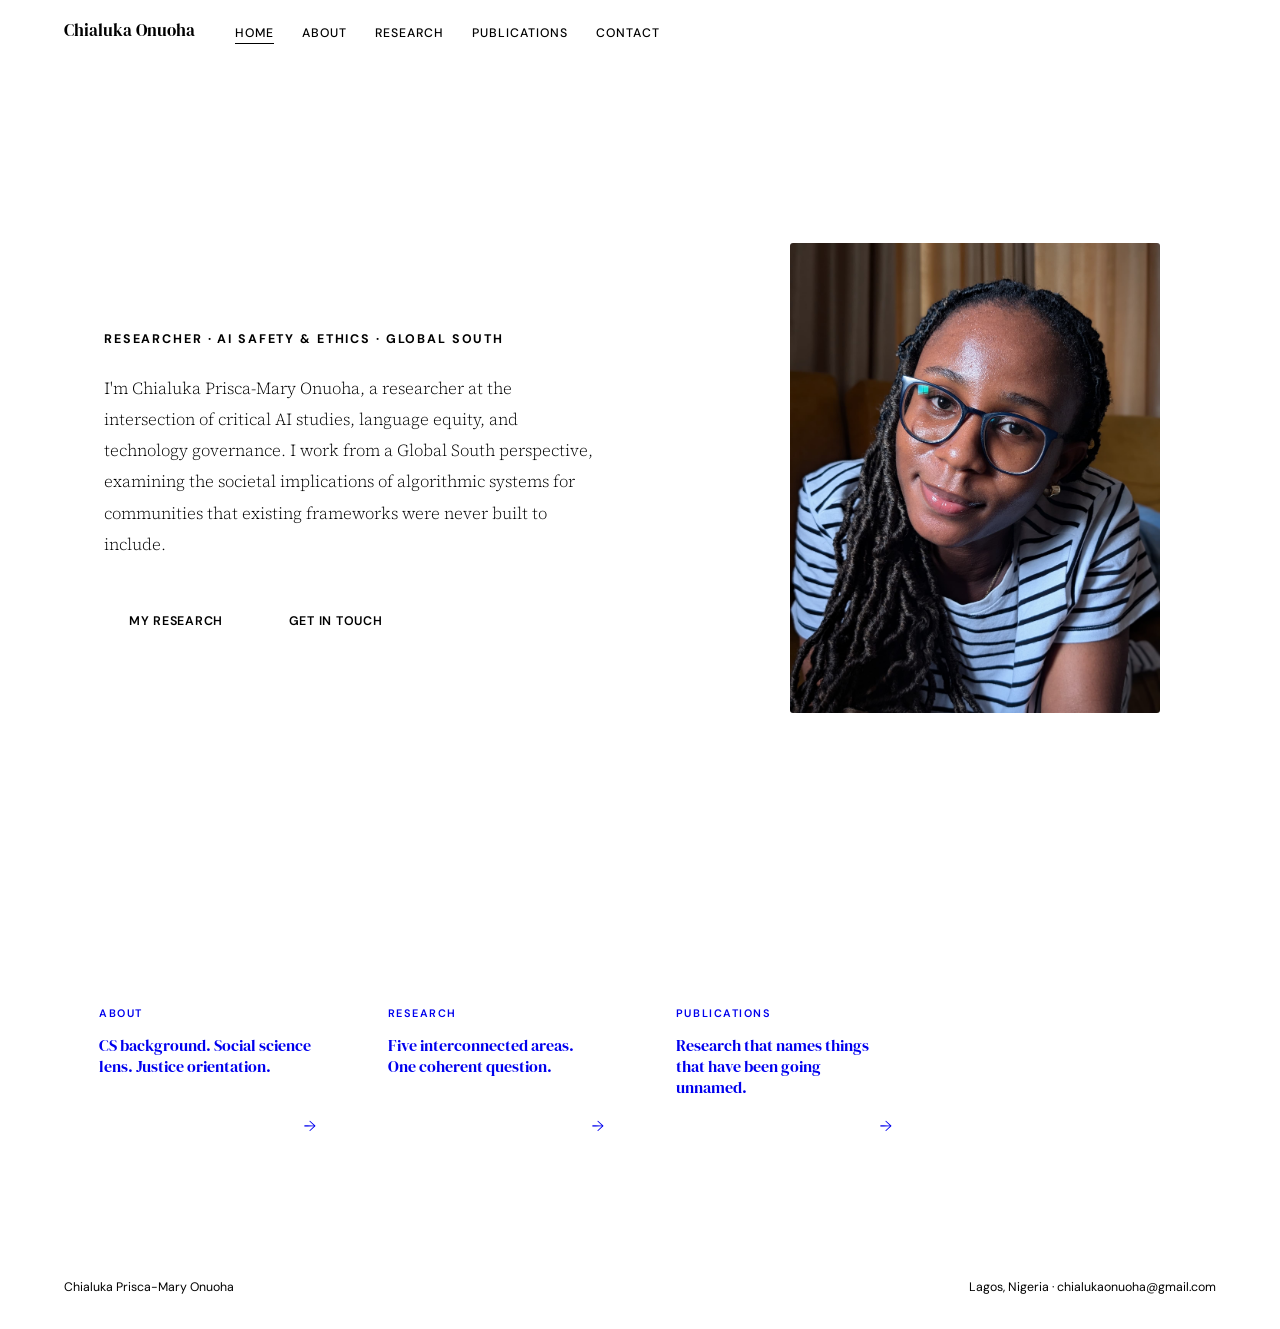
<file: index.html>
<!DOCTYPE html>
<html lang="en" data-theme="dark">
<head>
<meta charset="UTF-8" />
  <meta name="viewport" content="width=device-width, initial-scale=1.0" />

  <!-- Primary SEO -->
  <title>Chialuka Onuoha | AI Researcher, Ethics & Global South</title>
  <meta name="description" content="Chialuka Prisca-Mary Onuoha is a researcher working at the intersection of AI safety, language justice, and technology governance in the Global South. BASE Fellow, AIES 2026 Program Co-Chair." />
  <meta name="keywords" content="Chialuka Onuoha, Chialuka Prisca-Mary Onuoha, AI researcher Nigeria, AI ethics Global South, language justice AI, BASE fellowship, AIES 2026, low-resource languages NLP, African AI governance" />
  <meta name="author" content="Chialuka Prisca-Mary Onuoha" />
  <meta name="robots" content="index, follow" />
  <link rel="canonical" href="https://chialukaonuoha.netlify.app/" />

  <!-- Open Graph (social sharing — LinkedIn, WhatsApp, Twitter previews) -->
  <meta property="og:type" content="website" />
  <meta property="og:url" content="https://chialukaonuoha.netlify.app/" />
  <meta property="og:title" content="Chialuka Onuoha | AI Researcher, Ethics & Global South" />
  <meta property="og:description" content="Researcher at the intersection of critical AI studies, language equity, and technology governance. BASE Fellow. AIES 2026 Program Co-Chair." />
  <meta property="og:image" content="https://chialukaonuoha.netlify.app/photo.jpg" />
  <meta property="og:site_name" content="Chialuka Onuoha" />
  <meta property="og:locale" content="en_NG" />

  <!-- Twitter / X card -->
  <meta name="twitter:card" content="summary_large_image" />
  <meta name="twitter:title" content="Chialuka Onuoha | AI Researcher, Ethics & Global South" />
  <meta name="twitter:description" content="Researcher at the intersection of critical AI studies, language justice, and technology governance. BASE Fellow. AIES 2026 Program Co-Chair." />
  <meta name="twitter:image" content="https://chialukaonuoha.netlify.app/photo.jpg" />

  <!-- Structured data — tells Google exactly who you are -->
  <script type="application/ld+json">
  {
    "@context": "https://schema.org",
    "@type": "Person",
    "name": "Chialuka Prisca-Mary Onuoha",
    "alternateName": "Chialuka Onuoha",
    "url": "https://chialukaonuoha.netlify.app/",
    "image": "https://chialukaonuoha.netlify.app/photo.jpg",
    "jobTitle": "AI Researcher",
    "description": "Researcher working at the intersection of critical AI studies, language justice, and technology governance in the Global South.",
    "email": "chialukaonuoha@gmail.com",
    "nationality": "Nigerian",
    "alumniOf": {
      "@type": "CollegeOrUniversity",
      "name": "University of Nigeria, Nsukka"
    },
    "knowsAbout": ["AI Safety", "AI Ethics", "Natural Language Processing", "Low-Resource Languages", "AI Governance", "Global South", "Igbo Language", "Computational Social Science"],
    "sameAs": [
      "https://linkedin.com/in/chialuka-prisca-mary-onuoha"
    ]
  }
  </script>
  <link rel="preconnect" href="https://fonts.googleapis.com" />
  <link rel="preconnect" href="https://fonts.gstatic.com" crossorigin />
  <link href="https://fonts.googleapis.com/css2?family=DM+Serif+Display:ital@0;1&family=Source+Serif+4:ital,opsz,wght@0,8..60,300;0,8..60,400;1,8..60,300;1,8..60,400&family=DM+Sans:wght@300;400;500;600&display=swap" rel="stylesheet" />
  <link rel="stylesheet" href="styles.css" />
</head>
<body>

<nav>
  <div class="nav-left">
    <a href="index.html" class="nav-name">Chialuka Onuoha</a>
    <ul class="nav-links">
      <li><a href="index.html" class="active">Home</a></li>
      <li><a href="about.html">About</a></li>
      <li><a href="research.html">Research</a></li>
      <li><a href="publications.html">Publications</a></li>
      <!-- <li><a href="news.html">News</a></li> -->
      <li><a href="contact.html">Contact</a></li>
    </ul>
  </div>
  <!-- <div class="toggle-wrap">
    <span class="toggle-label-text">Light</span>
    <button class="theme-toggle" id="themeToggle" aria-label="Toggle dark mode"></button>
    <span class="toggle-label-text">Dark</span>
  </div> -->
</nav>

<div class="page">

  <!-- HERO -->
  <div class="hero">
    <div class="hero-text">
      <p class="hero-eyebrow">Researcher · AI Safety & Ethics · Global South</p>
      <!-- <h1 class="hero-question">
        What does it cost communities to be left out of the room <em>when AI is designed?</em>
      </h1> -->
      <p class="hero-bio">
        I'm Chialuka Prisca-Mary Onuoha, a researcher at the intersection of critical AI studies, language equity, and technology governance. I work from a Global South perspective, examining the societal implications of algorithmic systems for communities that existing frameworks were never built to include.
      </p>
      <div class="hero-links">
        <a href="research.html" class="btn btn-primary">My Research</a>
        <a href="contact.html" class="btn btn-outline">Get in Touch</a>
      </div>
    </div>
    <div class="hero-image">
      <div class="hero-image-wrap">
        <img src="photo2.jpg" alt="Chialuka Onuoha" onerror="this.src='photo.jpg'" />
        <!-- <img src="photo.jpg" alt="Chialuka Onuoha" /> -->
      </div>
    </div>
  </div>

  <!-- QUICK LINKS -->
  <div class="home-cards-section">
    <div class="home-cards">
      <a href="about.html" class="home-card">
        <span class="home-card-label">About</span>
        <h3 class="home-card-title">CS background. Social science lens. Justice orientation.</h3>
        <span class="home-card-arrow">→</span>
      </a>
      <a href="research.html" class="home-card">
        <span class="home-card-label">Research</span>
        <h3 class="home-card-title">Five interconnected areas. One coherent question.</h3>
        <span class="home-card-arrow">→</span>
      </a>
      <a href="publications.html" class="home-card">
        <span class="home-card-label">Publications</span>
        <h3 class="home-card-title">Research that names things that have been going unnamed.</h3>
        <span class="home-card-arrow">→</span>
      </a>
      <!-- <a href="news.html" class="home-card">
        <span class="home-card-label">News</span>
        <h3 class="home-card-title">What I'm working on and where I'm showing up.</h3>
        <span class="home-card-arrow">→</span>
      </a> -->
    </div>
  </div>

</div>

<footer>
  <span>Chialuka Prisca-Mary Onuoha</span>
  <span>Lagos, Nigeria · <a href="mailto:chialukaonuoha@gmail.com">chialukaonuoha@gmail.com</a></span>
</footer>

<script src="theme.js"></script>
</body>
</html>
</file>
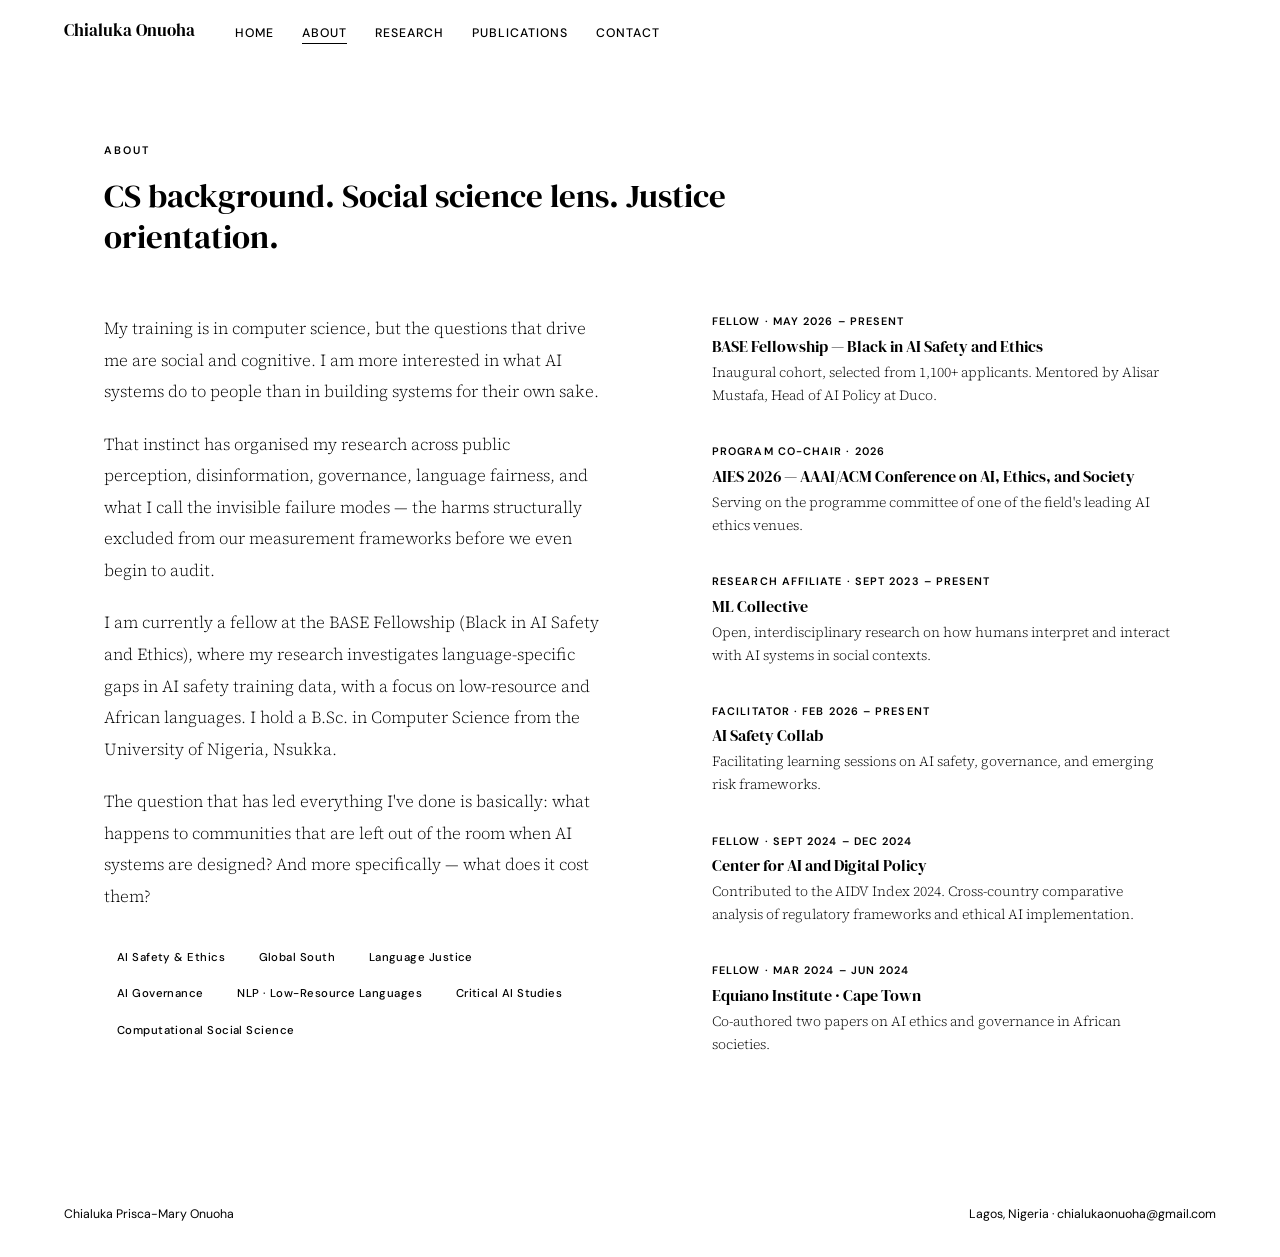
<file: about.html>
<!DOCTYPE html>
<html lang="en" data-theme="dark">
<head>
  <meta charset="UTF-8" />
  <meta name="viewport" content="width=device-width, initial-scale=1.0" />

  <!-- Primary SEO -->
  <title>About — Chialuka Prisca-Mary Onuoha | AI Researcher</title>
  <meta name="description" content="Chialuka Prisca-Mary Onuoha — AI researcher, BASE Fellow, and AIES 2026 Program Co-Chair. Computer science background, social science lens, justice orientation." />
  <meta name="keywords" content="Chialuka Onuoha, Chialuka Prisca-Mary Onuoha, AI researcher Nigeria, AI ethics Global South, language justice, BASE fellowship, AIES 2026, African AI governance" />
  <meta name="author" content="Chialuka Prisca-Mary Onuoha" />
  <meta name="robots" content="index, follow" />
  <link rel="canonical" href="https://chialukaonuoha.netlify.app/about.html" />

  <!-- Open Graph -->
  <meta property="og:type" content="website" />
  <meta property="og:url" content="https://chialukaonuoha.netlify.app/about.html" />
  <meta property="og:title" content="About Chialuka Onuoha | AI Researcher" />
  <meta property="og:description" content="Chialuka Prisca-Mary Onuoha — AI researcher, BASE Fellow, and AIES 2026 Program Co-Chair. Computer science background, social science lens, justice orientation." />
  <meta property="og:image" content="https://chialukaonuoha.netlify.app/photo.jpg" />
  <meta property="og:site_name" content="Chialuka Onuoha" />

  <!-- Twitter / X card -->
  <meta name="twitter:card" content="summary_large_image" />
  <meta name="twitter:title" content="About Chialuka Onuoha | AI Researcher" />
  <meta name="twitter:description" content="Chialuka Prisca-Mary Onuoha — AI researcher, BASE Fellow, and AIES 2026 Program Co-Chair. Computer science background, social science lens, justice orientation." />
  <meta name="twitter:image" content="https://chialukaonuoha.netlify.app/photo.jpg" />
  <link rel="preconnect" href="https://fonts.googleapis.com" />
  <link rel="preconnect" href="https://fonts.gstatic.com" crossorigin />
  <link href="https://fonts.googleapis.com/css2?family=DM+Serif+Display:ital@0;1&family=Source+Serif+4:ital,opsz,wght@0,8..60,300;0,8..60,400;1,8..60,300;1,8..60,400&family=DM+Sans:wght@300;400;500;600&display=swap" rel="stylesheet" />
  <link rel="stylesheet" href="styles.css" />
</head>
<body>

<nav>
  <div class="nav-left">
    <a href="index.html" class="nav-name">Chialuka Onuoha</a>
    <ul class="nav-links">
      <li><a href="index.html">Home</a></li>
      <li><a href="about.html" class="active">About</a></li>
      <li><a href="research.html">Research</a></li>
      <li><a href="publications.html">Publications</a></li>
      <!-- <li><a href="news.html">News</a></li> -->
      <li><a href="contact.html">Contact</a></li>
    </ul>
  </div>
  <!-- <div class="toggle-wrap">
    <span class="toggle-label-text">Light</span>
    <button class="theme-toggle" id="themeToggle" aria-label="Toggle dark mode"></button>
    <span class="toggle-label-text">Dark</span>
  </div> -->
</nav>

<div class="page">
  <div class="section-inner">
    <p class="section-label">About</p>
    <h1 class="section-title">CS background. Social science lens. Justice orientation.</h1>

    <div class="about-grid">
      <div class="about-text">
        <p>My training is in computer science, but the questions that drive me are social and cognitive. I am more interested in what AI systems do to people than in building systems for their own sake.</p>
        <p>That instinct has organised my research across public perception, disinformation, governance, language fairness, and what I call the invisible failure modes — the harms structurally excluded from our measurement frameworks before we even begin to audit.</p>
        <p>I am currently a fellow at the BASE Fellowship (Black in AI Safety and Ethics), where my research investigates language-specific gaps in AI safety training data, with a focus on low-resource and African languages. I hold a B.Sc. in Computer Science from the University of Nigeria, Nsukka.</p>
        <p>The question that has led everything I've done is basically: what happens to communities that are left out of the room when AI systems are designed? And more specifically — what does it cost them?</p>

        <div class="about-tags">
          <span class="tag">AI Safety & Ethics</span>
          <span class="tag">Global South</span>
          <span class="tag">Language Justice</span>
          <span class="tag">AI Governance</span>
          <span class="tag">NLP · Low-Resource Languages</span>
          <span class="tag">Critical AI Studies</span>
          <span class="tag">Computational Social Science</span>
          <!-- <span class="tag">Python · PyTorch · SQL</span> -->
        </div>
      </div>

      <div class="about-right">
        <!-- <div class="about-photo-wrap">
          <img src="photo2.jpg" alt="Chialuka Onuoha" onerror="this.src='photo.jpg'" />
        </div> -->

        <div class="about-affiliations">
          <div class="affil-item">
            <p class="affil-role">Fellow · May 2026 – Present</p>
            <p class="affil-org">BASE Fellowship — Black in AI Safety and Ethics</p>
            <p class="affil-detail">Inaugural cohort, selected from 1,100+ applicants. Mentored by Alisar Mustafa, Head of AI Policy at Duco.</p>
          </div>
          <div class="affil-item">
            <p class="affil-role">Program Co-Chair · 2026</p>
            <p class="affil-org">AIES 2026 — AAAI/ACM Conference on AI, Ethics, and Society</p>
            <p class="affil-detail">Serving on the programme committee of one of the field's leading AI ethics venues.</p>
          </div>
          <div class="affil-item">
            <p class="affil-role">Research Affiliate · Sept 2023 – Present</p>
            <p class="affil-org">ML Collective</p>
            <p class="affil-detail">Open, interdisciplinary research on how humans interpret and interact with AI systems in social contexts.</p>
          </div>
          <div class="affil-item">
            <p class="affil-role">Facilitator · Feb 2026 – Present</p>
            <p class="affil-org">AI Safety Collab</p>
            <p class="affil-detail">Facilitating learning sessions on AI safety, governance, and emerging risk frameworks.</p>
          </div>
          <div class="affil-item">
            <p class="affil-role">Fellow · Sept 2024 – Dec 2024</p>
            <p class="affil-org">Center for AI and Digital Policy</p>
            <p class="affil-detail">Contributed to the AIDV Index 2024. Cross-country comparative analysis of regulatory frameworks and ethical AI implementation.</p>
          </div>
          <div class="affil-item">
            <p class="affil-role">Fellow · Mar 2024 – Jun 2024</p>
            <p class="affil-org">Equiano Institute · Cape Town</p>
            <p class="affil-detail">Co-authored two papers on AI ethics and governance in African societies.</p>
          </div>
        </div>
      </div>
    </div>
  </div>
</div>

<footer>
  <span>Chialuka Prisca-Mary Onuoha</span>
  <span>Lagos, Nigeria · <a href="mailto:chialukaonuoha@gmail.com">chialukaonuoha@gmail.com</a></span>
</footer>

<script src="theme.js"></script>
</body>
</html>
</file>
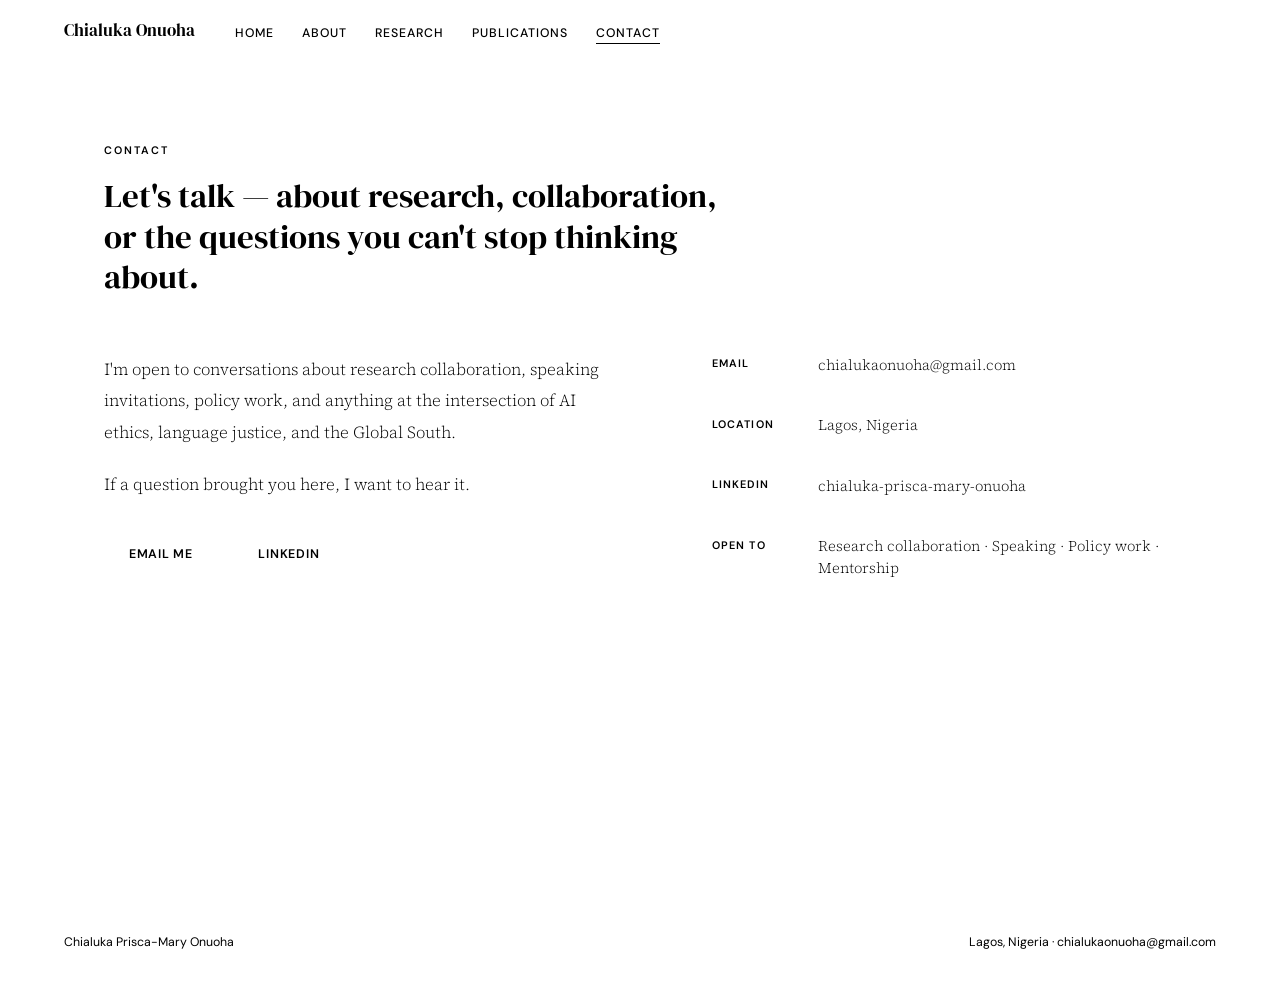
<file: contact.html>
<!DOCTYPE html>
<html lang="en" data-theme="dark">
<head>
  <meta charset="UTF-8" />
  <meta name="viewport" content="width=device-width, initial-scale=1.0" />

  <!-- Primary SEO -->
  <title>Contact — Chialuka Onuoha | Research Collaboration & Speaking</title>
  <meta name="description" content="Get in touch with Chialuka Prisca-Mary Onuoha for research collaboration, speaking invitations, and policy work at the intersection of AI ethics and the Global South." />
  <meta name="keywords" content="Chialuka Onuoha, Chialuka Prisca-Mary Onuoha, AI researcher Nigeria, AI ethics Global South, language justice, BASE fellowship, AIES 2026, African AI governance" />
  <meta name="author" content="Chialuka Prisca-Mary Onuoha" />
  <meta name="robots" content="index, follow" />
  <link rel="canonical" href="https://chialukaonuoha.com/contact.html" />

  <!-- Open Graph -->
  <meta property="og:type" content="website" />
  <meta property="og:url" content="https://chialukaonuoha.com/contact.html" />
  <meta property="og:title" content="Contact Chialuka Onuoha" />
  <meta property="og:description" content="Get in touch with Chialuka Prisca-Mary Onuoha for research collaboration, speaking invitations, and policy work at the intersection of AI ethics and the Global South." />
  <meta property="og:image" content="https://chialukaonuoha.com/photo.jpg" />
  <meta property="og:site_name" content="Chialuka Onuoha" />

  <!-- Twitter / X card -->
  <meta name="twitter:card" content="summary_large_image" />
  <meta name="twitter:title" content="Contact Chialuka Onuoha" />
  <meta name="twitter:description" content="Get in touch with Chialuka Prisca-Mary Onuoha for research collaboration, speaking invitations, and policy work at the intersection of AI ethics and the Global South." />
  <meta name="twitter:image" content="https://chialukaonuoha.com/photo.jpg" />
  <link rel="preconnect" href="https://fonts.googleapis.com" />
  <link rel="preconnect" href="https://fonts.gstatic.com" crossorigin />
  <link href="https://fonts.googleapis.com/css2?family=DM+Serif+Display:ital@0;1&family=Source+Serif+4:ital,opsz,wght@0,8..60,300;0,8..60,400;1,8..60,300;1,8..60,400&family=DM+Sans:wght@300;400;500;600&display=swap" rel="stylesheet" />
  <link rel="stylesheet" href="styles.css" />
</head>
<body>

<nav>
  <div class="nav-left">
    <a href="index.html" class="nav-name">Chialuka Onuoha</a>
    <ul class="nav-links">
      <li><a href="index.html">Home</a></li>
      <li><a href="about.html">About</a></li>
      <li><a href="research.html">Research</a></li>
      <li><a href="publications.html">Publications</a></li>
      <!-- <li><a href="news.html">News</a></li> -->
      <li><a href="contact.html" class="active">Contact</a></li>
    </ul>
  </div>
  <!-- <div class="toggle-wrap">
    <span class="toggle-label-text">Light</span>
    <button class="theme-toggle" id="themeToggle" aria-label="Toggle dark mode"></button>
    <span class="toggle-label-text">Dark</span>
  </div> -->
</nav>

<div class="page">
  <div class="section-inner">
    <p class="section-label">Contact</p>
    <h1 class="section-title">Let's talk — about research, collaboration, or the questions you can't stop thinking about.</h1>

    <div class="contact-grid">
      <div class="contact-text">
        <p>I'm open to conversations about research collaboration, speaking invitations, policy work, and anything at the intersection of AI ethics, language justice, and the Global South.</p>
        <p>If a question brought you here, I want to hear it.</p>
        <div class="contact-links">
          <a href="mailto:chialukaonuoha@gmail.com" class="btn btn-primary">Email Me</a>
          <a href="https://linkedin.com/in/chialuka-prisca-mary-onuoha" target="_blank" rel="noopener" class="btn btn-outline">LinkedIn</a>
        </div>
      </div>

      <div class="contact-details">
        <div class="contact-detail-item">
          <span class="contact-detail-label">Email</span>
          <a href="mailto:chialukaonuoha@gmail.com" class="contact-detail-value">chialukaonuoha@gmail.com</a>
        </div>
        <!--<div class="contact-detail-item">
          <span class="contact-detail-label">Phone</span>
          <a href="tel:+2348167404332" class="contact-detail-value">+234 816 740 4332</a>
        </div> -->
        <div class="contact-detail-item">
          <span class="contact-detail-label">Location</span>
          <span class="contact-detail-value">Lagos, Nigeria</span>
        </div>
        <div class="contact-detail-item">
          <span class="contact-detail-label">LinkedIn</span>
          <a href="https://linkedin.com/in/chialuka-prisca-mary-onuoha" target="_blank" rel="noopener" class="contact-detail-value">chialuka-prisca-mary-onuoha</a>
        </div>
        <div class="contact-detail-item">
          <span class="contact-detail-label">Open to</span>
          <span class="contact-detail-value">Research collaboration · Speaking · Policy work · Mentorship</span>
        </div>
      </div>
    </div>

    <!--<div class="contact-refs">
      <p class="section-label" style="margin-top:4rem;">References</p>
      <div class="ref-grid">
        <div class="ref-card">
          <p class="ref-name">Prof. Adegboyega Ojo</p>
          <p class="ref-title">Canada Research Chair in Governance and Artificial Intelligence</p>
          <p class="ref-org">Carleton University</p>
          <a href="mailto:Adegboyega.Ojo@carleton.ca" class="ref-email">Adegboyega.Ojo@carleton.ca</a>
        </div>
        <div class="ref-card">
          <p class="ref-name">Dr. Chinasa T. Okolo</p>
          <p class="ref-title">Founder and Scientific Director, Technecultura</p>
          <p class="ref-org">Consultant, United Nations and World Bank</p>
          <a href="mailto:cto9@cornell.edu" class="ref-email">cto9@cornell.edu</a>
        </div>
      </div>
    </div>-->

  </div>
</div>

<footer>
  <span>Chialuka Prisca-Mary Onuoha</span>
  <span>Lagos, Nigeria · <a href="mailto:chialukaonuoha@gmail.com">chialukaonuoha@gmail.com</a></span>
</footer>

<script src="theme.js"></script>
</body>
</html>
</file>
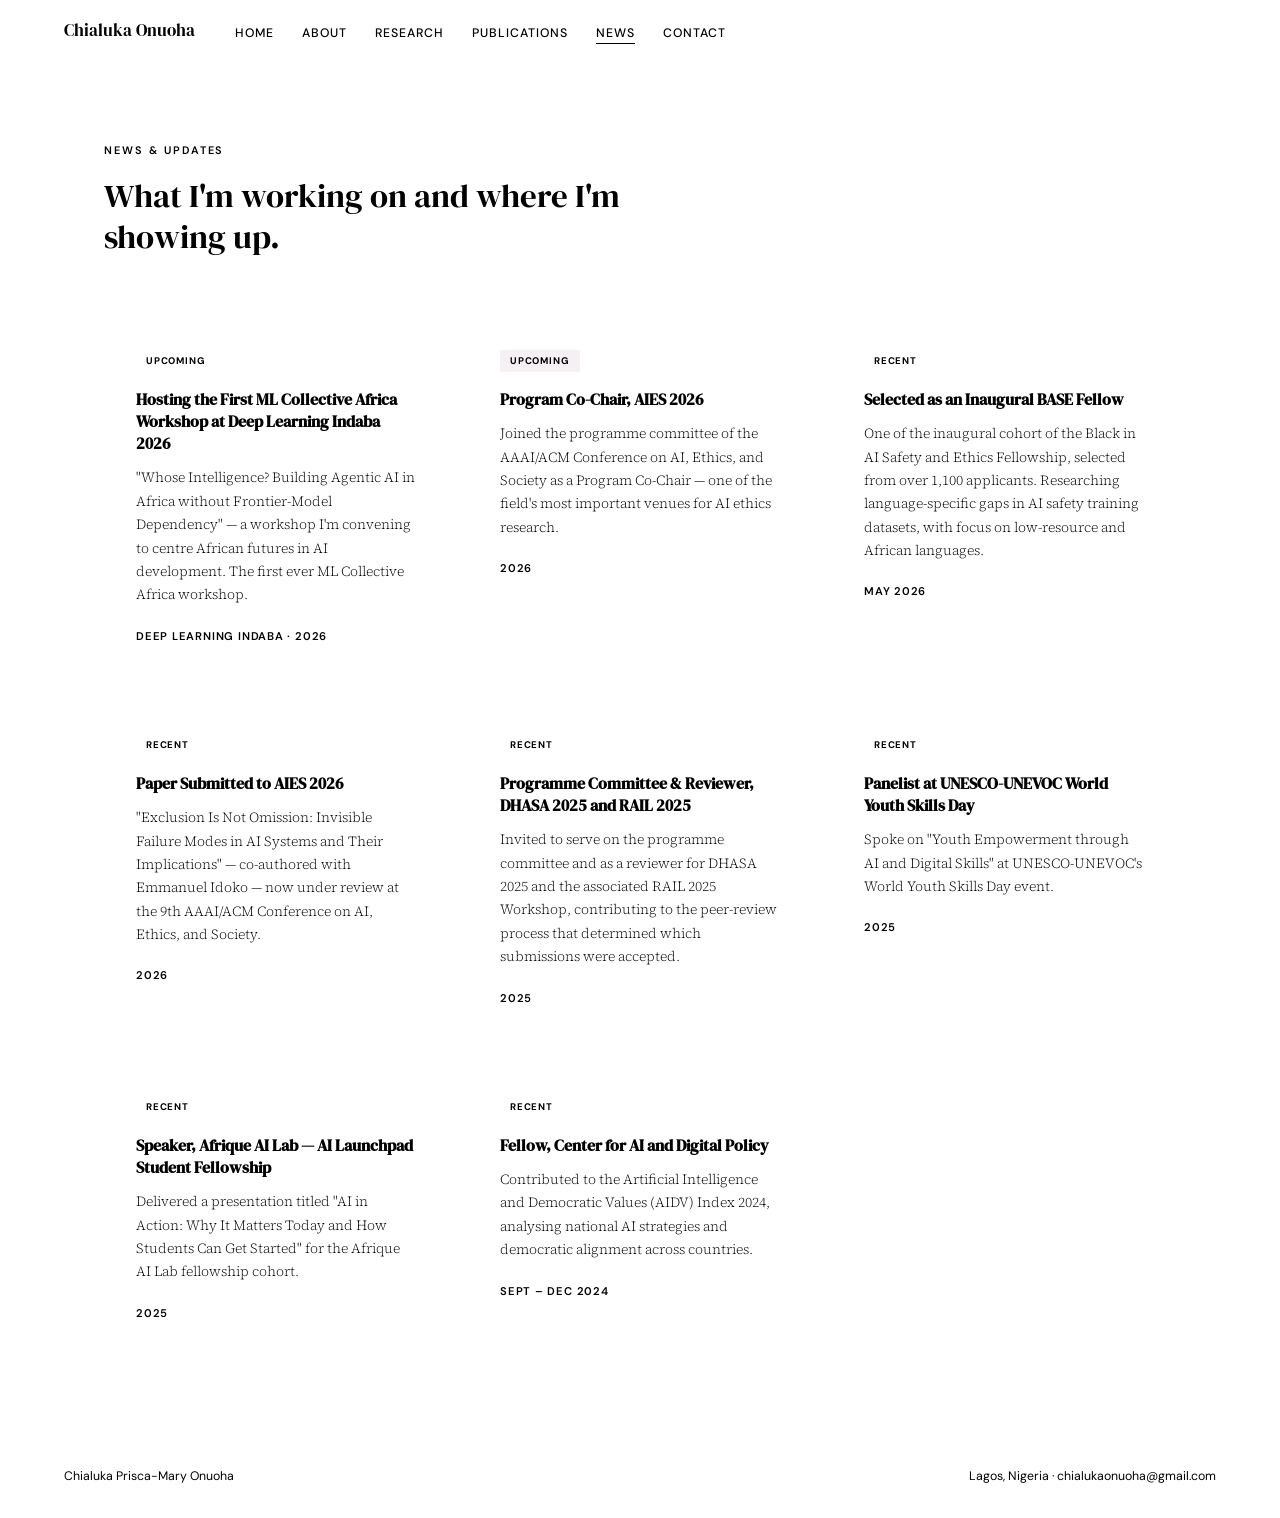
<file: news.html>
<!DOCTYPE html>
<html lang="en" data-theme="dark">
<head>
  <meta charset="UTF-8" />
  <meta name="viewport" content="width=device-width, initial-scale=1.0" />

  <!-- Primary SEO -->
  <title>News — Chialuka Onuoha | BASE Fellow, AIES 2026 Co-Chair</title>
  <meta name="description" content="Latest news and updates from Chialuka Onuoha — BASE Fellowship, AIES 2026 Program Co-Chair, ML Collective Africa workshop at Deep Learning Indaba 2026." />
  <meta name="keywords" content="Chialuka Onuoha, Chialuka Prisca-Mary Onuoha, AI researcher Nigeria, AI ethics Global South, language justice, BASE fellowship, AIES 2026, African AI governance" />
  <meta name="author" content="Chialuka Prisca-Mary Onuoha" />
  <meta name="robots" content="index, follow" />
  <link rel="canonical" href="https://chialukaonuoha.com/news.html" />

  <!-- Open Graph -->
  <meta property="og:type" content="website" />
  <meta property="og:url" content="https://chialukaonuoha.com/news.html" />
  <meta property="og:title" content="News — Chialuka Onuoha" />
  <meta property="og:description" content="Latest news and updates from Chialuka Onuoha — BASE Fellowship, AIES 2026 Program Co-Chair, ML Collective Africa workshop at Deep Learning Indaba 2026." />
  <meta property="og:image" content="https://chialukaonuoha.com/photo.jpg" />
  <meta property="og:site_name" content="Chialuka Onuoha" />

  <!-- Twitter / X card -->
  <meta name="twitter:card" content="summary_large_image" />
  <meta name="twitter:title" content="News — Chialuka Onuoha" />
  <meta name="twitter:description" content="Latest news and updates from Chialuka Onuoha — BASE Fellowship, AIES 2026 Program Co-Chair, ML Collective Africa workshop at Deep Learning Indaba 2026." />
  <meta name="twitter:image" content="https://chialukaonuoha.com/photo.jpg" />
  <link rel="preconnect" href="https://fonts.googleapis.com" />
  <link rel="preconnect" href="https://fonts.gstatic.com" crossorigin />
  <link href="https://fonts.googleapis.com/css2?family=DM+Serif+Display:ital@0;1&family=Source+Serif+4:ital,opsz,wght@0,8..60,300;0,8..60,400;1,8..60,300;1,8..60,400&family=DM+Sans:wght@300;400;500;600&display=swap" rel="stylesheet" />
  <link rel="stylesheet" href="styles.css" />
</head>
<body>

<nav>
  <div class="nav-left">
    <a href="index.html" class="nav-name">Chialuka Onuoha</a>
    <ul class="nav-links">
      <li><a href="index.html">Home</a></li>
      <li><a href="about.html">About</a></li>
      <li><a href="research.html">Research</a></li>
      <li><a href="publications.html">Publications</a></li>
      <li><a href="news.html" class="active">News</a></li>
      <li><a href="contact.html">Contact</a></li>
    </ul>
  </div>
  <!-- <div class="toggle-wrap">
    <span class="toggle-label-text">Light</span>
    <button class="theme-toggle" id="themeToggle" aria-label="Toggle dark mode"></button>
    <span class="toggle-label-text">Dark</span>
  </div> -->
</nav>

<div class="page">
  <div class="section-inner">
    <p class="section-label">News & Updates</p>
    <h1 class="section-title">What I'm working on and where I'm showing up.</h1>

    <div class="news-grid">
      <div class="news-card">
        <span class="news-tag new">Upcoming</span>
        <h3 class="news-headline">Hosting the First ML Collective Africa Workshop at Deep Learning Indaba 2026</h3>
        <p class="news-detail">"Whose Intelligence? Building Agentic AI in Africa without Frontier-Model Dependency" — a workshop I'm convening to centre African futures in AI development. The first ever ML Collective Africa workshop.</p>
        <span class="news-date">Deep Learning Indaba · 2026</span>
      </div>
      <div class="news-card">
        <span class="news-tag upcoming">Upcoming</span>
        <h3 class="news-headline">Program Co-Chair, AIES 2026</h3>
        <p class="news-detail">Joined the programme committee of the AAAI/ACM Conference on AI, Ethics, and Society as a Program Co-Chair — one of the field's most important venues for AI ethics research.</p>
        <span class="news-date">2026</span>
      </div>
      <div class="news-card">
        <span class="news-tag recent">Recent</span>
        <h3 class="news-headline">Selected as an Inaugural BASE Fellow</h3>
        <p class="news-detail">One of the inaugural cohort of the Black in AI Safety and Ethics Fellowship, selected from over 1,100 applicants. Researching language-specific gaps in AI safety training datasets, with focus on low-resource and African languages.</p>
        <span class="news-date">May 2026</span>
      </div>
      <div class="news-card">
        <span class="news-tag recent">Recent</span>
        <h3 class="news-headline">Paper Submitted to AIES 2026</h3>
        <p class="news-detail">"Exclusion Is Not Omission: Invisible Failure Modes in AI Systems and Their Implications" — co-authored with Emmanuel Idoko — now under review at the 9th AAAI/ACM Conference on AI, Ethics, and Society.</p>
        <span class="news-date">2026</span>
      </div>
      <div class="news-card">
        <span class="news-tag recent">Recent</span>
        <h3 class="news-headline">Programme Committee & Reviewer, DHASA 2025 and RAIL 2025</h3>
        <p class="news-detail">Invited to serve on the programme committee and as a reviewer for DHASA 2025 and the associated RAIL 2025 Workshop, contributing to the peer-review process that determined which submissions were accepted.</p>
        <span class="news-date">2025</span>
      </div>
      <div class="news-card">
        <span class="news-tag recent">Recent</span>
        <h3 class="news-headline">Panelist at UNESCO-UNEVOC World Youth Skills Day</h3>
        <p class="news-detail">Spoke on "Youth Empowerment through AI and Digital Skills" at UNESCO-UNEVOC's World Youth Skills Day event.</p>
        <span class="news-date">2025</span>
      </div>
      <div class="news-card">
        <span class="news-tag recent">Recent</span>
        <h3 class="news-headline">Speaker, Afrique AI Lab — AI Launchpad Student Fellowship</h3>
        <p class="news-detail">Delivered a presentation titled "AI in Action: Why It Matters Today and How Students Can Get Started" for the Afrique AI Lab fellowship cohort.</p>
        <span class="news-date">2025</span>
      </div>
      <div class="news-card">
        <span class="news-tag recent">Recent</span>
        <h3 class="news-headline">Fellow, Center for AI and Digital Policy</h3>
        <p class="news-detail">Contributed to the Artificial Intelligence and Democratic Values (AIDV) Index 2024, analysing national AI strategies and democratic alignment across countries.</p>
        <span class="news-date">Sept – Dec 2024</span>
      </div>
    </div>
  </div>
</div>

<footer>
  <span>Chialuka Prisca-Mary Onuoha</span>
  <span>Lagos, Nigeria · <a href="mailto:chialukaonuoha@gmail.com">chialukaonuoha@gmail.com</a></span>
</footer>

<script src="theme.js"></script>
</body>
</html>
</file>
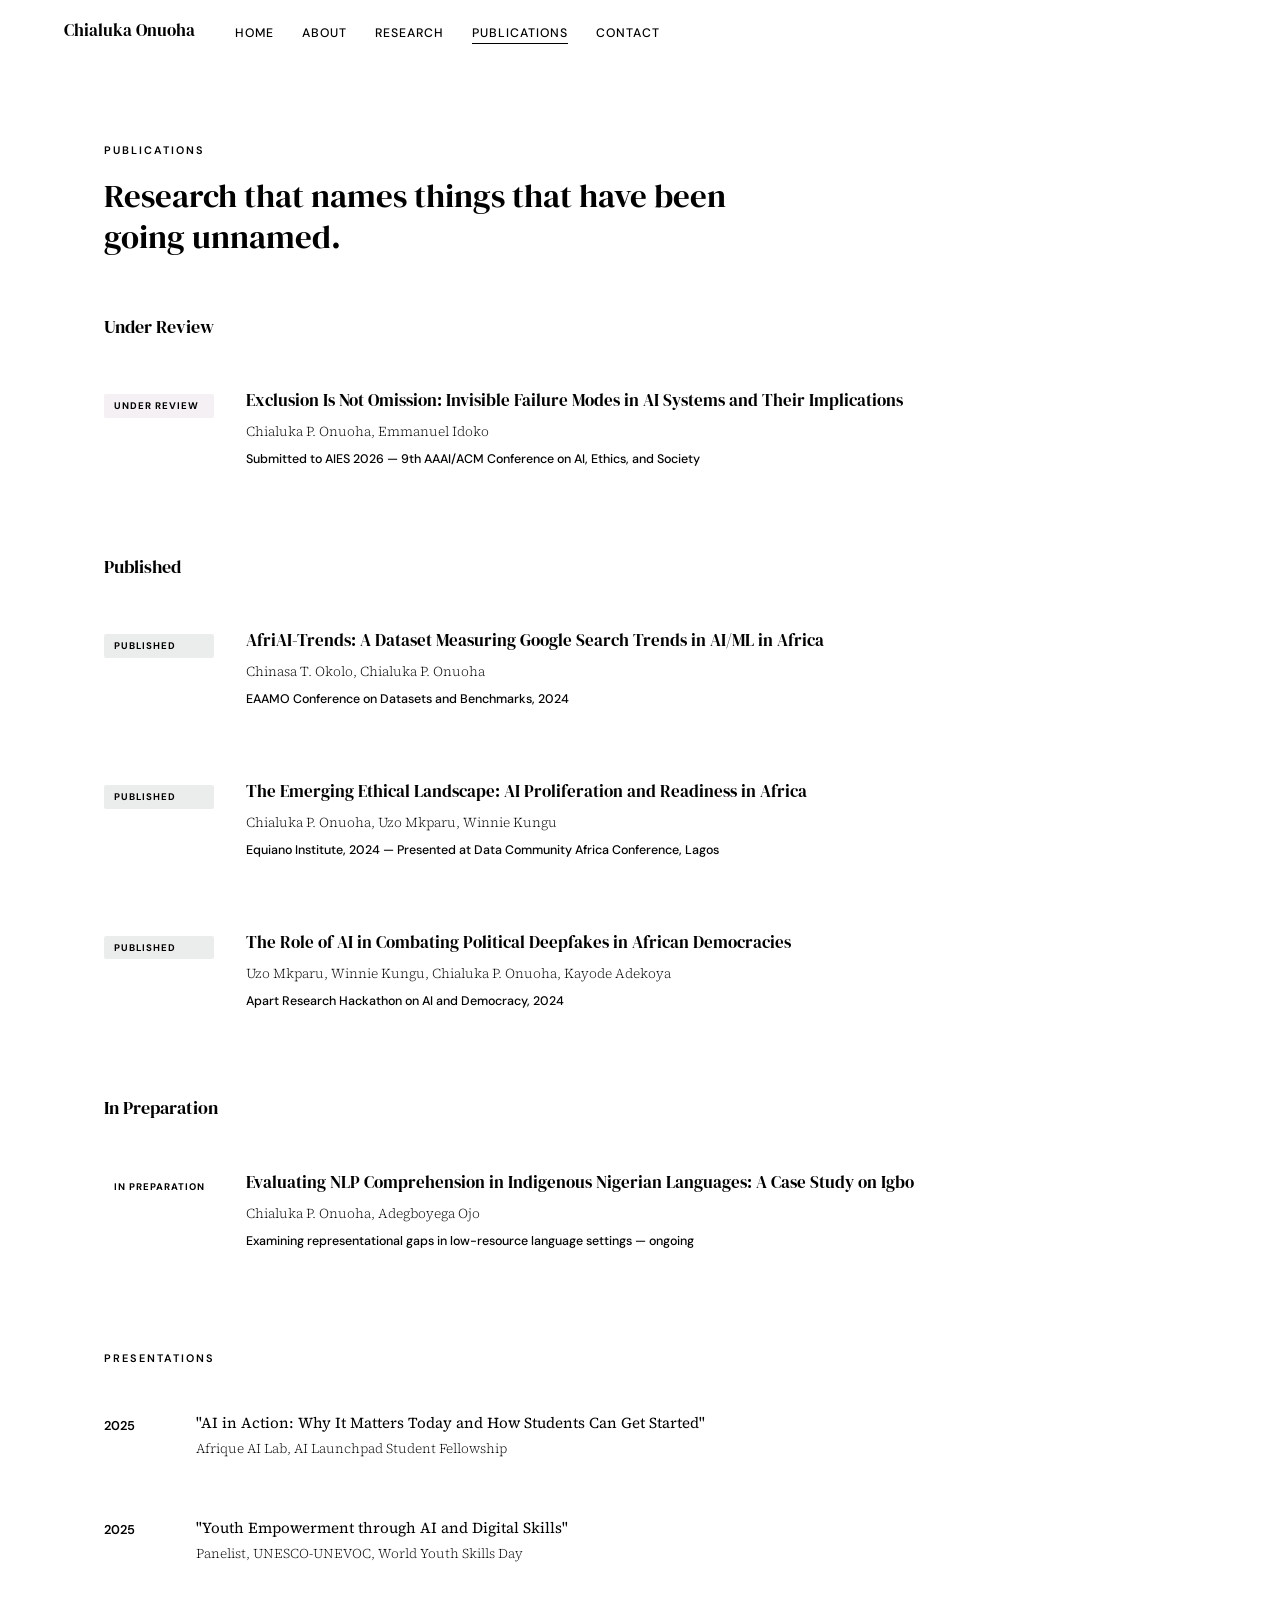
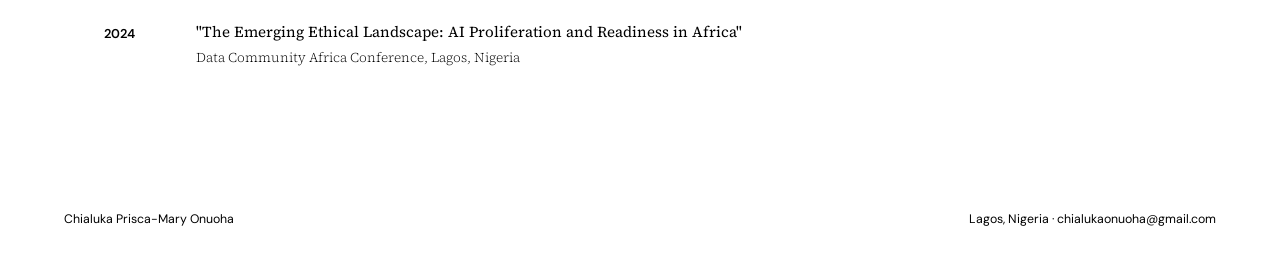
<file: publications.html>
<!DOCTYPE html>
<html lang="en" data-theme="dark">
<head>
  <meta charset="UTF-8" />
  <meta name="viewport" content="width=device-width, initial-scale=1.0" />

  <!-- Primary SEO -->
  <title>Publications — Chialuka Onuoha | AfriAI-Trends, AIES 2026</title>
  <meta name="description" content="Publications by Chialuka Prisca-Mary Onuoha including AfriAI-Trends (EAAMO 2024), Exclusion Is Not Omission (AIES 2026), and work on AI ethics in African democracies." />
  <meta name="keywords" content="Chialuka Onuoha, Chialuka Prisca-Mary Onuoha, AI researcher Nigeria, AI ethics Global South, language justice, BASE fellowship, AIES 2026, African AI governance" />
  <meta name="author" content="Chialuka Prisca-Mary Onuoha" />
  <meta name="robots" content="index, follow" />
  <link rel="canonical" href="https://chialukaonuoha.com/publications.html" />

  <!-- Open Graph -->
  <meta property="og:type" content="website" />
  <meta property="og:url" content="https://chialukaonuoha.com/publications.html" />
  <meta property="og:title" content="Publications — Chialuka Onuoha" />
  <meta property="og:description" content="Publications by Chialuka Prisca-Mary Onuoha including AfriAI-Trends (EAAMO 2024), Exclusion Is Not Omission (AIES 2026), and work on AI ethics in African democracies." />
  <meta property="og:image" content="https://chialukaonuoha.com/photo.jpg" />
  <meta property="og:site_name" content="Chialuka Onuoha" />

  <!-- Twitter / X card -->
  <meta name="twitter:card" content="summary_large_image" />
  <meta name="twitter:title" content="Publications — Chialuka Onuoha" />
  <meta name="twitter:description" content="Publications by Chialuka Prisca-Mary Onuoha including AfriAI-Trends (EAAMO 2024), Exclusion Is Not Omission (AIES 2026), and work on AI ethics in African democracies." />
  <meta name="twitter:image" content="https://chialukaonuoha.com/photo.jpg" />
  <link rel="preconnect" href="https://fonts.googleapis.com" />
  <link rel="preconnect" href="https://fonts.gstatic.com" crossorigin />
  <link href="https://fonts.googleapis.com/css2?family=DM+Serif+Display:ital@0;1&family=Source+Serif+4:ital,opsz,wght@0,8..60,300;0,8..60,400;1,8..60,300;1,8..60,400&family=DM+Sans:wght@300;400;500;600&display=swap" rel="stylesheet" />
  <link rel="stylesheet" href="styles.css" />
</head>
<body>

<nav>
  <div class="nav-left">
    <a href="index.html" class="nav-name">Chialuka Onuoha</a>
    <ul class="nav-links">
      <li><a href="index.html">Home</a></li>
      <li><a href="about.html">About</a></li>
      <li><a href="research.html">Research</a></li>
      <li><a href="publications.html" class="active">Publications</a></li>
      <!-- <li><a href="news.html">News</a></li> -->
      <li><a href="contact.html">Contact</a></li>
    </ul>
  </div>
  <!-- <div class="toggle-wrap">
    <span class="toggle-label-text">Light</span>
    <button class="theme-toggle" id="themeToggle" aria-label="Toggle dark mode"></button>
    <span class="toggle-label-text">Dark</span>
  </div> -->
</nav>

<div class="page">
  <div class="section-inner">
    <p class="section-label">Publications</p>
    <h1 class="section-title">Research that names things that have been going unnamed.</h1>

    <p class="pub-group-heading">Under Review</p>
    <div class="pub-list">
      <div class="pub-item">
        <span class="pub-status review">Under Review</span>
        <div>
          <p class="pub-title">Exclusion Is Not Omission: Invisible Failure Modes in AI Systems and Their Implications</p>
          <p class="pub-authors">Chialuka P. Onuoha, Emmanuel Idoko</p>
          <p class="pub-venue">Submitted to AIES 2026 — 9th AAAI/ACM Conference on AI, Ethics, and Society</p>
        </div>
      </div>
    </div>

    <p class="pub-group-heading" style="margin-top:3rem;">Published</p>
    <div class="pub-list">
      <div class="pub-item">
        <span class="pub-status published">Published</span>
        <div>
          <p class="pub-title">AfriAI-Trends: A Dataset Measuring Google Search Trends in AI/ML in Africa</p>
          <p class="pub-authors">Chinasa T. Okolo, Chialuka P. Onuoha</p>
          <p class="pub-venue">EAAMO Conference on Datasets and Benchmarks, 2024</p>
        </div>
      </div>
      <div class="pub-item">
        <span class="pub-status published">Published</span>
        <div>
          <p class="pub-title">The Emerging Ethical Landscape: AI Proliferation and Readiness in Africa</p>
          <p class="pub-authors">Chialuka P. Onuoha, Uzo Mkparu, Winnie Kungu</p>
          <p class="pub-venue">Equiano Institute, 2024 — Presented at Data Community Africa Conference, Lagos</p>
        </div>
      </div>
      <div class="pub-item">
        <span class="pub-status published">Published</span>
        <div>
          <p class="pub-title">The Role of AI in Combating Political Deepfakes in African Democracies</p>
          <p class="pub-authors">Uzo Mkparu, Winnie Kungu, Chialuka P. Onuoha, Kayode Adekoya</p>
          <p class="pub-venue">Apart Research Hackathon on AI and Democracy, 2024</p>
        </div>
      </div>
    </div>

    <p class="pub-group-heading" style="margin-top:3rem;">In Preparation</p>
    <div class="pub-list">
      <div class="pub-item">
        <span class="pub-status progress">In Preparation</span>
        <div>
          <p class="pub-title">Evaluating NLP Comprehension in Indigenous Nigerian Languages: A Case Study on Igbo</p>
          <p class="pub-authors">Chialuka P. Onuoha, Adegboyega Ojo</p>
          <p class="pub-venue">Examining representational gaps in low-resource language settings — ongoing</p>
        </div>
      </div>
    </div>

    <div class="pub-presentations">
      <p class="section-label" style="margin-top:4rem;">Presentations</p>
      <div class="pres-list">
        <div class="pres-item">
          <span class="pres-year">2025</span>
          <div>
            <p class="pres-title">"AI in Action: Why It Matters Today and How Students Can Get Started"</p>
            <p class="pres-venue">Afrique AI Lab, AI Launchpad Student Fellowship</p>
          </div>
        </div>
        <div class="pres-item">
          <span class="pres-year">2025</span>
          <div>
            <p class="pres-title">"Youth Empowerment through AI and Digital Skills"</p>
            <p class="pres-venue">Panelist, UNESCO-UNEVOC, World Youth Skills Day</p>
          </div>
        </div>
        <div class="pres-item">
          <span class="pres-year">2024</span>
          <div>
            <p class="pres-title">"The Emerging Ethical Landscape: AI Proliferation and Readiness in Africa"</p>
            <p class="pres-venue">Data Community Africa Conference, Lagos, Nigeria</p>
          </div>
        </div>
      </div>
    </div>

  </div>
</div>

<footer>
  <span>Chialuka Prisca-Mary Onuoha</span>
  <span>Lagos, Nigeria · <a href="mailto:chialukaonuoha@gmail.com">chialukaonuoha@gmail.com</a></span>
</footer>

<script src="theme.js"></script>
</body>
</html>
</file>
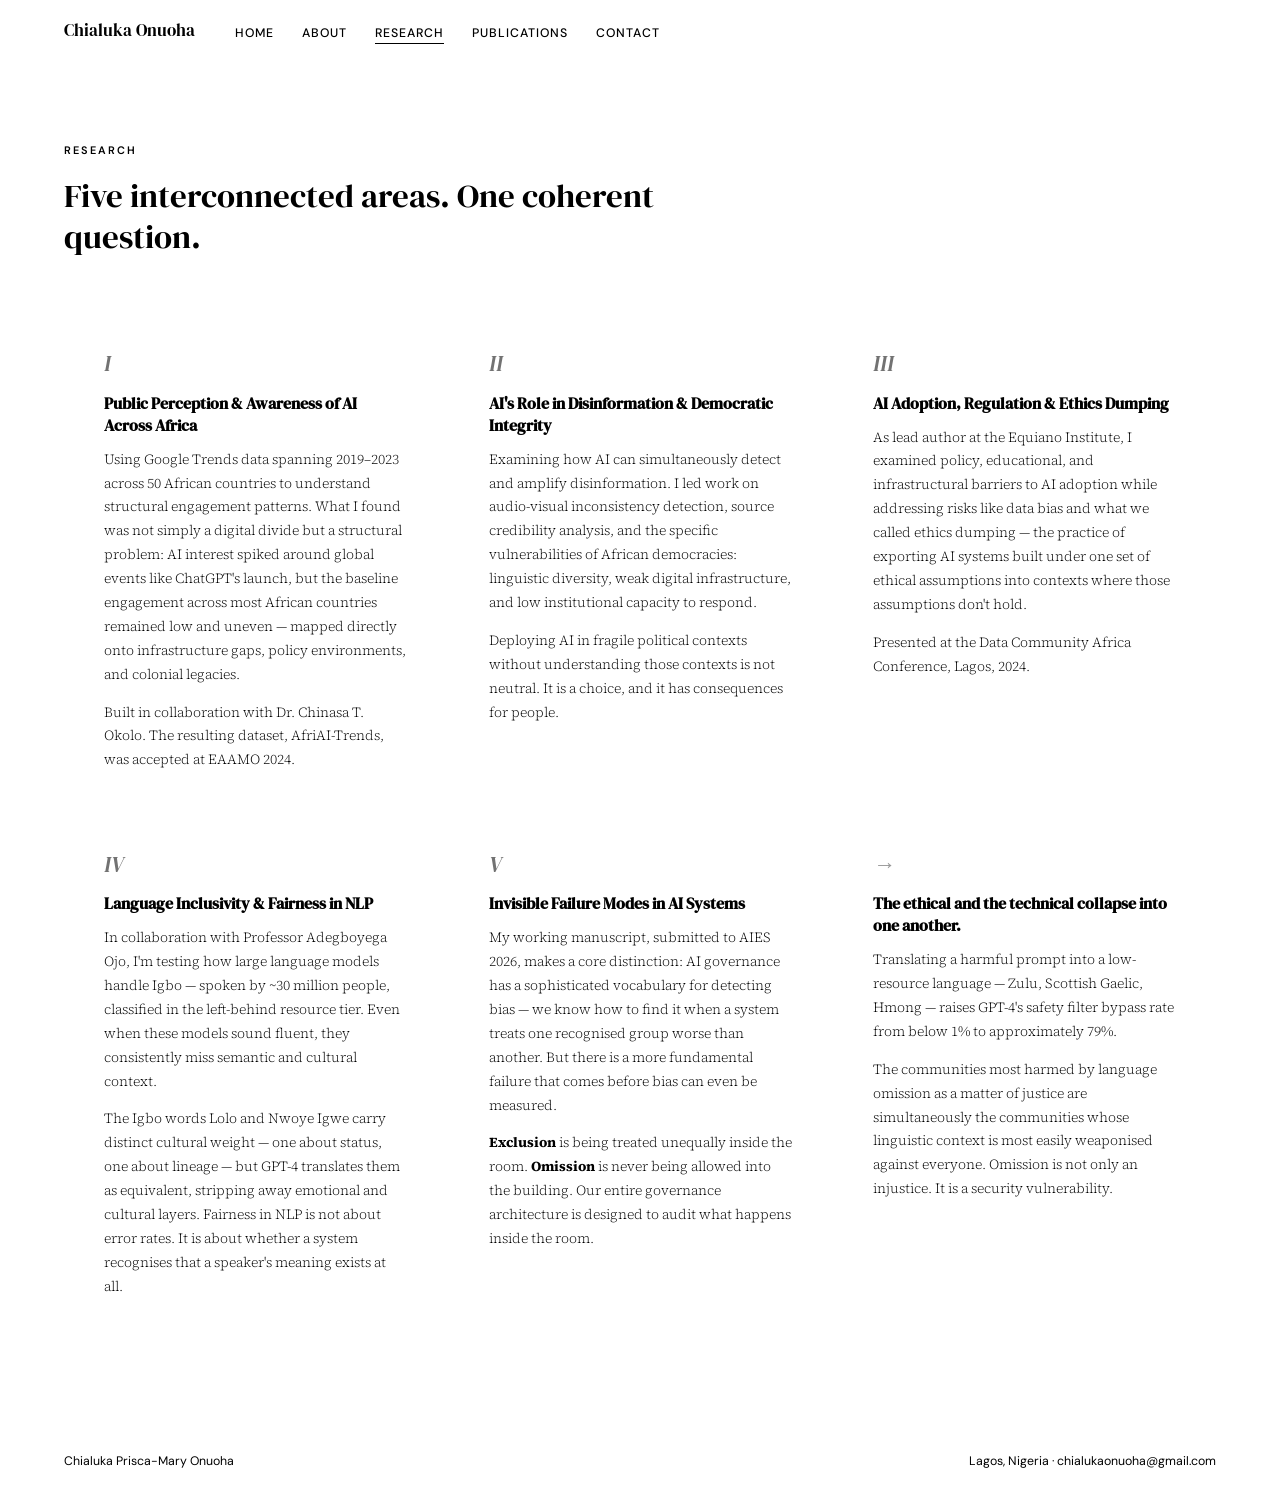
<file: research.html>
<!DOCTYPE html>
<html lang="en" data-theme="dark">
<head>
  <meta charset="UTF-8" />
  <meta name="viewport" content="width=device-width, initial-scale=1.0" />

  <!-- Primary SEO -->
  <title>Research — Chialuka Onuoha | AI Ethics, Language Justice, Global South</title>
  <meta name="description" content="Research by Chialuka Prisca-Mary Onuoha across AI public perception in Africa, disinformation, ethics dumping, NLP fairness in Igbo, and invisible failure modes in AI systems." />
  <meta name="keywords" content="Chialuka Onuoha, Chialuka Prisca-Mary Onuoha, AI researcher Nigeria, AI ethics Global South, language justice, BASE fellowship, AIES 2026, African AI governance" />
  <meta name="author" content="Chialuka Prisca-Mary Onuoha" />
  <meta name="robots" content="index, follow" />
  <link rel="canonical" href="https://chialukaonuoha.com/research.html" />

  <!-- Open Graph -->
  <meta property="og:type" content="website" />
  <meta property="og:url" content="https://chialukaonuoha.com/research.html" />
  <meta property="og:title" content="Research — Chialuka Onuoha | AI Ethics & Language Justice" />
  <meta property="og:description" content="Research by Chialuka Prisca-Mary Onuoha across AI public perception in Africa, disinformation, ethics dumping, NLP fairness in Igbo, and invisible failure modes in AI systems." />
  <meta property="og:image" content="https://chialukaonuoha.com/photo.jpg" />
  <meta property="og:site_name" content="Chialuka Onuoha" />

  <!-- Twitter / X card -->
  <meta name="twitter:card" content="summary_large_image" />
  <meta name="twitter:title" content="Research — Chialuka Onuoha | AI Ethics & Language Justice" />
  <meta name="twitter:description" content="Research by Chialuka Prisca-Mary Onuoha across AI public perception in Africa, disinformation, ethics dumping, NLP fairness in Igbo, and invisible failure modes in AI systems." />
  <meta name="twitter:image" content="https://chialukaonuoha.com/photo.jpg" />
  <link rel="preconnect" href="https://fonts.googleapis.com" />
  <link rel="preconnect" href="https://fonts.gstatic.com" crossorigin />
  <link href="https://fonts.googleapis.com/css2?family=DM+Serif+Display:ital@0;1&family=Source+Serif+4:ital,opsz,wght@0,8..60,300;0,8..60,400;1,8..60,300;1,8..60,400&family=DM+Sans:wght@300;400;500;600&display=swap" rel="stylesheet" />
  <link rel="stylesheet" href="styles.css" />
</head>
<body>

<nav>
  <div class="nav-left">
    <a href="index.html" class="nav-name">Chialuka Onuoha</a>
    <ul class="nav-links">
      <li><a href="index.html">Home</a></li>
      <li><a href="about.html">About</a></li>
      <li><a href="research.html" class="active">Research</a></li>
      <li><a href="publications.html">Publications</a></li>
      <!-- <li><a href="news.html">News</a></li> -->
      <li><a href="contact.html">Contact</a></li>
    </ul>
  </div>
  <!-- <div class="toggle-wrap">
    <span class="toggle-label-text">Light</span>
    <button class="theme-toggle" id="themeToggle" aria-label="Toggle dark mode"></button>
    <span class="toggle-label-text">Dark</span>
  </div> -->
</nav>

<div class="page">
  <div class="section-inner wide">
    <p class="section-label">Research</p>
    <h1 class="section-title">Five interconnected areas. One coherent question.</h1>

    <div class="research-areas">
      <div class="research-card">
        <div class="rc-num">I</div>
        <h3 class="rc-title">Public Perception & Awareness of AI Across Africa</h3>
        <p class="rc-desc">Using Google Trends data spanning 2019–2023 across 50 African countries to understand structural engagement patterns. What I found was not simply a digital divide but a structural problem: AI interest spiked around global events like ChatGPT's launch, but the baseline engagement across most African countries remained low and uneven — mapped directly onto infrastructure gaps, policy environments, and colonial legacies.</p>
        <p class="rc-desc" style="margin-top:0.85rem;">Built in collaboration with Dr. Chinasa T. Okolo. The resulting dataset, AfriAI-Trends, was accepted at EAAMO 2024.</p>
      </div>
      <div class="research-card">
        <div class="rc-num">II</div>
        <h3 class="rc-title">AI's Role in Disinformation & Democratic Integrity</h3>
        <p class="rc-desc">Examining how AI can simultaneously detect and amplify disinformation. I led work on audio-visual inconsistency detection, source credibility analysis, and the specific vulnerabilities of African democracies: linguistic diversity, weak digital infrastructure, and low institutional capacity to respond.</p>
        <p class="rc-desc" style="margin-top:0.85rem;">Deploying AI in fragile political contexts without understanding those contexts is not neutral. It is a choice, and it has consequences for people.</p>
      </div>
      <div class="research-card">
        <div class="rc-num">III</div>
        <h3 class="rc-title">AI Adoption, Regulation & Ethics Dumping</h3>
        <p class="rc-desc">As lead author at the Equiano Institute, I examined policy, educational, and infrastructural barriers to AI adoption while addressing risks like data bias and what we called ethics dumping — the practice of exporting AI systems built under one set of ethical assumptions into contexts where those assumptions don't hold.</p>
        <p class="rc-desc" style="margin-top:0.85rem;">Presented at the Data Community Africa Conference, Lagos, 2024.</p>
      </div>
      <div class="research-card">
        <div class="rc-num">IV</div>
        <h3 class="rc-title">Language Inclusivity & Fairness in NLP</h3>
        <p class="rc-desc">In collaboration with Professor Adegboyega Ojo, I'm testing how large language models handle Igbo — spoken by ~30 million people, classified in the left-behind resource tier. Even when these models sound fluent, they consistently miss semantic and cultural context.</p>
        <p class="rc-desc" style="margin-top:0.85rem;">The Igbo words Lolo and Nwoye Igwe carry distinct cultural weight — one about status, one about lineage — but GPT-4 translates them as equivalent, stripping away emotional and cultural layers. Fairness in NLP is not about error rates. It is about whether a system recognises that a speaker's meaning exists at all.</p>
      </div>
      <div class="research-card">
        <div class="rc-num">V</div>
        <h3 class="rc-title">Invisible Failure Modes in AI Systems</h3>
        <p class="rc-desc">My working manuscript, submitted to AIES 2026, makes a core distinction: AI governance has a sophisticated vocabulary for detecting bias — we know how to find it when a system treats one recognised group worse than another. But there is a more fundamental failure that comes before bias can even be measured.</p>
        <p class="rc-desc" style="margin-top:0.85rem;"><strong style="color:var(--text)">Exclusion</strong> is being treated unequally inside the room. <strong style="color:var(--text)">Omission</strong> is never being allowed into the building. Our entire governance architecture is designed to audit what happens inside the room.</p>
      </div>
      <div class="research-card research-card-statement">
        <div class="rc-num">→</div>
        <h3 class="rc-title">The ethical and the technical collapse into one another.</h3>
        <p class="rc-desc">Translating a harmful prompt into a low-resource language — Zulu, Scottish Gaelic, Hmong — raises GPT-4's safety filter bypass rate from below 1% to approximately 79%.</p>
        <p class="rc-desc" style="margin-top:0.85rem;">The communities most harmed by language omission as a matter of justice are simultaneously the communities whose linguistic context is most easily weaponised against everyone. Omission is not only an injustice. It is a security vulnerability.</p>
      </div>
    </div>
  </div>
</div>

<footer>
  <span>Chialuka Prisca-Mary Onuoha</span>
  <span>Lagos, Nigeria · <a href="mailto:chialukaonuoha@gmail.com">chialukaonuoha@gmail.com</a></span>
</footer>

<script src="theme.js"></script>
</body>
</html>
</file>
<file: styles.css>
/* ═══════════════════════════════════════════
   GLOBAL STYLES — chialuka-site/styles.css
   Palette: #F4F2F3 / #C0A9BD / #94A7AE / #64766A
═══════════════════════════════════════════ */

*, *::before, *::after { box-sizing: border-box; margin: 0; padding: 0; }

/* ── LIGHT ── */
/* :root,
[data-theme="light"] {
  --bg:            #F4F2F3;
  --bg-surface:    #EDE9EB;
  --bg-card:       #FAFAFA;
  --text:          #2A3530;
  --text-soft:     #64766A;
  --text-muted:    #94A7AE;
  --accent:        #64766A;
  --accent-warm:   #C0A9BD;
  --border:        rgba(148,167,174,0.22);
  --border-strong: rgba(100,118,106,0.30);
  --nav-bg:        rgba(244,242,243,0.93);
  --dark-card-bg:  #2A3530;
  --dark-card-text:#F4F2F3;
  --dark-card-muted:rgba(244,242,243,0.45);
} */

/* ── DARK ── */
[data-theme="dark"] {
  --bg:            #1C2420;
  --bg-surface:    #222C27;
  --bg-card:       #263029;
  --text:          #F4F2F3;
  --text-soft:     #D6CDD4;
  --text-muted:    #94A7AE;
  --accent:        #C0A9BD;
  --accent-warm:   #94A7AE;
  --border:        rgba(148,167,174,0.15);
  --border-strong: rgba(192,169,189,0.28);
  --nav-bg:        rgba(28,36,32,0.94);
  --dark-card-bg:  #111916;
  --dark-card-text:#F4F2F3;
  --dark-card-muted:rgba(244,242,243,0.4);
}

html { scroll-behavior: smooth; }

body {
  background: var(--bg);
  color: var(--text);
  font-family: 'Source Serif 4', serif;
  font-size: 16px;
  line-height: 1.65;
  -webkit-font-smoothing: antialiased;
  transition: background 0.4s ease, color 0.4s ease;
  min-height: 100vh;
}

/* ══════════════════════════════
   NAV
══════════════════════════════ */
nav {
  position: fixed;
  top: 0; left: 0; right: 0;
  z-index: 100;
  background: var(--nav-bg);
  backdrop-filter: blur(14px);
  -webkit-backdrop-filter: blur(14px);
  border-bottom: 1px solid var(--border);
  display: flex;
  align-items: center;
  justify-content: space-between;
  padding: 0 5vw;
  height: 62px;
  transition: background 0.4s ease, border-color 0.4s ease;
}

.nav-left { display: flex; align-items: center; gap: 2.5rem; }

.nav-name {
  font-family: 'DM Serif Display', serif;
  font-size: 1.05rem;
  color: var(--text);
  text-decoration: none;
  white-space: nowrap;
}

.nav-links { display: flex; gap: 1.75rem; list-style: none; }

.nav-links a {
  font-family: 'DM Sans', sans-serif;
  font-size: 0.77rem;
  font-weight: 500;
  letter-spacing: 0.08em;
  text-transform: uppercase;
  color: var(--text-muted);
  text-decoration: none;
  transition: color 0.2s;
  padding-bottom: 2px;
  border-bottom: 1.5px solid transparent;
  transition: color 0.2s, border-color 0.2s;
}

.nav-links a:hover { color: var(--text); }
.nav-links a.active { color: var(--text); border-bottom-color: var(--accent-warm); }

/* toggle */
.toggle-wrap { display: flex; align-items: center; gap: 0.55rem; }

.toggle-label-text {
  font-family: 'DM Sans', sans-serif;
  font-size: 0.68rem;
  font-weight: 500;
  letter-spacing: 0.06em;
  color: var(--text-muted);
  text-transform: uppercase;
  user-select: none;
}

.theme-toggle {
  width: 44px; height: 24px;
  border-radius: 12px;
  background: var(--border-strong);
  border: none;
  cursor: pointer;
  position: relative;
  transition: background 0.35s;
  flex-shrink: 0;
}

.theme-toggle::after {
  content: '';
  position: absolute;
  top: 3px; left: 3px;
  width: 18px; height: 18px;
  border-radius: 50%;
  background: var(--accent);
  transition: transform 0.3s, background 0.35s;
}

[data-theme="dark"] .theme-toggle::after { transform: translateX(20px); }

/* ══════════════════════════════
   PAGE WRAPPER
══════════════════════════════ */
.page {
  padding-top: 62px;
  min-height: 100vh;
}

/* ══════════════════════════════
   SHARED TYPOGRAPHY
══════════════════════════════ */
.section-label {
  font-family: 'DM Sans', sans-serif;
  font-size: 0.68rem;
  font-weight: 600;
  letter-spacing: 0.18em;
  text-transform: uppercase;
  color: var(--accent-warm);
  margin-bottom: 1rem;
}

.section-title {
  font-family: 'DM Serif Display', serif;
  font-size: clamp(1.5rem, 2.6vw, 2.2rem);
  font-weight: 400;
  line-height: 1.22;
  color: var(--text);
  margin-bottom: 3.5rem;
  max-width: 640px;
}

.section-inner {
  max-width: 1200px;
  margin: 0 auto;
  padding: 80px 5vw;
}

.section-inner.wide { max-width: 1320px; }

/* ══════════════════════════════
   BUTTONS
══════════════════════════════ */
.btn {
  display: inline-flex;
  align-items: center;
  padding: 0.72rem 1.55rem;
  font-family: 'DM Sans', sans-serif;
  font-size: 0.78rem;
  font-weight: 600;
  letter-spacing: 0.06em;
  text-transform: uppercase;
  text-decoration: none;
  border-radius: 2px;
  transition: all 0.22s;
  cursor: pointer;
  border: none;
  white-space: nowrap;
}

.btn-primary { background: var(--accent); color: var(--bg); }
.btn-primary:hover { opacity: 0.82; }

.btn-outline {
  background: transparent;
  color: var(--text);
  border: 1.5px solid var(--border-strong);
}
.btn-outline:hover { background: var(--text); color: var(--bg); border-color: var(--text); }

/* ══════════════════════════════
   TAGS
══════════════════════════════ */
.tag {
  display: inline-block;
  padding: 0.3rem 0.8rem;
  font-family: 'DM Sans', sans-serif;
  font-size: 0.71rem;
  font-weight: 500;
  letter-spacing: 0.04em;
  border: 1px solid var(--border-strong);
  border-radius: 2px;
  color: var(--text-soft);
}

/* ══════════════════════════════
   FOOTER
══════════════════════════════ */
footer {
  padding: 2rem 5vw;
  border-top: 1px solid var(--border);
  display: flex;
  justify-content: space-between;
  align-items: center;
  font-family: 'DM Sans', sans-serif;
  font-size: 0.77rem;
  color: var(--text-muted);
}

footer a { color: inherit; text-decoration: none; transition: color 0.2s; }
footer a:hover { color: var(--accent-warm); }

/* ══════════════════════════════
   RESPONSIVE
══════════════════════════════ */
@media (max-width: 768px) {
  .nav-links { display: none; }
  footer { flex-direction: column; gap: 0.5rem; text-align: center; }
}

@media (prefers-reduced-motion: reduce) {
  * { transition: none !important; scroll-behavior: auto !important; }
}

/* ══════════════════════════════
   HOME PAGE
══════════════════════════════ */
.hero {
  min-height: calc(100vh - 62px);
  padding: 80px 5vw 70px;
  display: grid;
  grid-template-columns: 1.15fr 0.85fr;
  gap: 5rem;
  align-items: center;
  max-width: 1200px;
  margin: 0 auto;
}

.hero-eyebrow {
  font-family: 'DM Sans', sans-serif;
  font-size: 0.78rem;
  font-weight: 700;
  letter-spacing: 0.15em;
  text-transform: uppercase;
  color: var(--accent-warm);
  margin-bottom: 1.5rem;
}

.hero-question {
  font-family: 'DM Serif Display', serif;
  font-size: clamp(2rem, 3.6vw, 3rem);
  font-weight: 400;
  line-height: 1.18;
  color: var(--text);
  margin-bottom: 2rem;
}

.hero-question em { font-style: italic; color: var(--accent-warm); }

.hero-bio {
  font-size: 1.05rem;
  font-weight: 300;
  line-height: 1.85;
  color: var(--text-soft);
  max-width: 500px;
  margin-bottom: 2.5rem;
}

.hero-links { display: flex; gap: 1rem; flex-wrap: wrap; }

.hero-image {
  display: flex;
  justify-content: flex-end;
  align-items: center;
  /* extra right padding absorbs the ::before offset so it never shifts layout */
  padding-right: 16px;
  padding-bottom: 16px;
}

.hero-image-wrap {
  position: relative;
  /* fixed dimensions = no reflow, no shaking */
  width: 370px;
  height: 470px;
  flex-shrink: 0;
}

.hero-image-wrap::before {
  content: '';
  position: absolute;
  /* offset sits OUTSIDE the wrap — contained by the padding above */
  top: 14px; right: -14px; bottom: -14px; left: 14px;
  border: 1.5px solid var(--accent-warm);
  border-radius: 3px;
  opacity: 0.45;
  z-index: 0;
  pointer-events: none;
  transition: border-color 0.4s, opacity 0.4s;
}

.hero-image img {
  position: absolute;
  inset: 0;
  width: 100%;
  height: 100%;
  object-fit: cover;
  object-position: top center;
  border-radius: 3px;
  display: block;
  z-index: 1;
}

/* home section cards */
.home-cards-section {
  background: var(--bg-surface);
  padding: 70px 5vw;
  transition: background 0.4s ease;
}

.home-cards {
  max-width: 1200px;
  margin: 0 auto;
  display: grid;
  grid-template-columns: repeat(4, 1fr);
  gap: 1.5px;
  background: var(--border);
}

.home-card {
  background: var(--bg-card);
  padding: 2.2rem;
  text-decoration: none;
  display: flex;
  flex-direction: column;
  gap: 0.75rem;
  transition: background 0.2s;
}

.home-card:hover { background: var(--bg); }
.home-card:hover .home-card-arrow { color: var(--accent-warm); transform: translateX(4px); }

.home-card-label {
  font-family: 'DM Sans', sans-serif;
  font-size: 0.68rem;
  font-weight: 600;
  letter-spacing: 0.14em;
  text-transform: uppercase;
  color: var(--accent-warm);
}

.home-card-title {
  font-family: 'DM Serif Display', serif;
  font-size: 0.98rem;
  font-weight: 400;
  color: var(--text);
  line-height: 1.35;
  flex: 1;
}

.home-card-arrow {
  font-size: 1.1rem;
  color: var(--text-muted);
  transition: color 0.2s, transform 0.2s;
  align-self: flex-end;
}

/* ══════════════════════════════
   ABOUT PAGE
══════════════════════════════ */
.about-grid {
  display: grid;
  grid-template-columns: 1fr 1fr;
  gap: 5rem;
  align-items: start;
}

.about-text p {
  font-size: 1.05rem;
  font-weight: 300;
  line-height: 1.88;
  color: var(--text-soft);
  margin-bottom: 1.3rem;
}

.about-tags { display: flex; flex-wrap: wrap; gap: 0.5rem; margin-top: 2rem; }

.about-right { display: flex; flex-direction: column; gap: 2.5rem; }

.about-photo-wrap {
  width: 100%;
}

.about-photo-wrap img {
  width: 100%;
  max-height: 320px;
  object-fit: cover;
  object-position: top center;
  border-radius: 3px;
  display: block;
}

.about-affiliations {
  border-left: 2px solid var(--accent-warm);
  padding-left: 2rem;
}

.affil-item { margin-bottom: 2.2rem; }

.affil-role {
  font-family: 'DM Sans', sans-serif;
  font-size: 0.68rem;
  font-weight: 600;
  letter-spacing: 0.1em;
  text-transform: uppercase;
  color: var(--accent-warm);
  margin-bottom: 0.3rem;
}

.affil-org {
  font-family: 'DM Serif Display', serif;
  font-size: 1.02rem;
  color: var(--text);
  margin-bottom: 0.3rem;
  line-height: 1.3;
}

.affil-detail {
  font-size: 0.87rem;
  font-weight: 300;
  color: var(--text-muted);
  line-height: 1.65;
}

/* ══════════════════════════════
   RESEARCH PAGE
══════════════════════════════ */
.research-areas {
  display: grid;
  grid-template-columns: repeat(3, 1fr);
  gap: 1.5px;
  background: var(--border);
}

.research-card {
  background: var(--bg-card);
  padding: 2.5rem;
  transition: background 0.4s ease;
}

.research-card:hover .rc-title { color: var(--accent); }

.rc-num {
  font-family: 'DM Serif Display', serif;
  font-size: 1.4rem;
  font-style: italic;
  color: var(--accent-warm);
  opacity: 0.55;
  margin-bottom: 1rem;
  line-height: 1;
}

.rc-title {
  font-family: 'DM Serif Display', serif;
  font-size: 1.02rem;
  color: var(--text);
  margin-bottom: 0.75rem;
  line-height: 1.35;
  transition: color 0.2s;
}

.rc-desc {
  font-size: 0.87rem;
  font-weight: 300;
  color: var(--text-muted);
  line-height: 1.72;
}

.research-card-statement { background: var(--dark-card-bg); }
.research-card-statement .rc-num   { color: var(--accent-warm); opacity: 0.4; }
.research-card-statement .rc-title { color: var(--dark-card-text); }
.research-card-statement:hover .rc-title { color: var(--accent-warm); }
.research-card-statement .rc-desc  { color: var(--dark-card-muted); }

/* ══════════════════════════════
   PUBLICATIONS PAGE
══════════════════════════════ */
.pub-group-heading {
  font-family: 'DM Serif Display', serif;
  font-size: 1.1rem;
  color: var(--text);
  margin-bottom: 0;
  padding-bottom: 0.75rem;
  border-bottom: 2px solid var(--accent-warm);
  display: inline-block;
}

.pub-list { display: flex; flex-direction: column; }

.pub-item {
  padding: 2.2rem 0;
  border-bottom: 1px solid var(--border);
  display: grid;
  grid-template-columns: 110px 1fr;
  gap: 2rem;
  align-items: start;
}

.pub-item:first-child { border-top: 1px solid var(--border); }

.pub-status {
  display: inline-block;
  padding: 0.25rem 0.65rem;
  font-family: 'DM Sans', sans-serif;
  font-size: 0.6rem;
  font-weight: 700;
  letter-spacing: 0.1em;
  text-transform: uppercase;
  border-radius: 2px;
  white-space: nowrap;
  margin-top: 0.3rem;
}

.pub-status.published { background: rgba(100,118,106,0.13); color: var(--accent); }
.pub-status.review    { background: rgba(192,169,189,0.18); color: var(--accent-warm); }
.pub-status.progress  { background: var(--border); color: var(--text-muted); }

.pub-title {
  font-family: 'DM Serif Display', serif;
  font-size: 1.08rem;
  color: var(--text);
  line-height: 1.38;
  margin-bottom: 0.5rem;
}

.pub-authors {
  font-size: 0.85rem;
  font-weight: 300;
  color: var(--text-muted);
  margin-bottom: 0.35rem;
}

.pub-venue {
  font-family: 'DM Sans', sans-serif;
  font-size: 0.78rem;
  font-weight: 500;
  color: var(--accent);
}

.pres-list { display: flex; flex-direction: column; border-top: 1px solid var(--border); }

.pres-item {
  display: grid;
  grid-template-columns: 60px 1fr;
  gap: 2rem;
  padding: 1.75rem 0;
  border-bottom: 1px solid var(--border);
  align-items: start;
}

.pres-year {
  font-family: 'DM Sans', sans-serif;
  font-size: 0.8rem;
  font-weight: 600;
  color: var(--accent-warm);
  padding-top: 0.15rem;
}

.pres-title {
  font-family: 'Source Serif 4', serif;
  font-size: 0.95rem;
  color: var(--text);
  line-height: 1.4;
  margin-bottom: 0.3rem;
}

.pres-venue {
  font-size: 0.84rem;
  font-weight: 300;
  color: var(--text-muted);
}

/* ══════════════════════════════
   NEWS PAGE
══════════════════════════════ */
.news-grid {
  display: grid;
  grid-template-columns: repeat(auto-fill, minmax(310px, 1fr));
  gap: 1.25rem;
}

.news-card {
  background: var(--bg-card);
  border: 1px solid var(--border);
  border-radius: 3px;
  padding: 2rem;
  transition: border-color 0.22s, transform 0.22s, background 0.4s ease;
}

.news-card:hover { border-color: var(--accent-warm); transform: translateY(-2px); }

.news-tag {
  display: inline-block;
  font-family: 'DM Sans', sans-serif;
  font-size: 0.6rem;
  font-weight: 700;
  letter-spacing: 0.1em;
  text-transform: uppercase;
  padding: 0.2rem 0.6rem;
  border-radius: 2px;
  margin-bottom: 1rem;
}

.news-tag.new      { background: var(--accent); color: var(--bg); }
.news-tag.upcoming { background: rgba(192,169,189,0.18); color: var(--accent-warm); }
.news-tag.recent   { background: var(--border); color: var(--text-muted); }

.news-headline {
  font-family: 'DM Serif Display', serif;
  font-size: 1rem;
  color: var(--text);
  line-height: 1.38;
  margin-bottom: 0.75rem;
}

.news-detail {
  font-size: 0.87rem;
  font-weight: 300;
  color: var(--text-muted);
  line-height: 1.68;
}

.news-date {
  display: block;
  font-family: 'DM Sans', sans-serif;
  font-size: 0.7rem;
  font-weight: 600;
  letter-spacing: 0.07em;
  color: var(--text-muted);
  margin-top: 1.25rem;
  text-transform: uppercase;
}

/* ══════════════════════════════
   CONTACT PAGE
══════════════════════════════ */
.contact-grid {
  display: grid;
  grid-template-columns: 1fr 1fr;
  gap: 5rem;
  align-items: start;
  margin-bottom: 3rem;
}

.contact-text p {
  font-size: 1.05rem;
  font-weight: 300;
  color: var(--text-soft);
  line-height: 1.88;
  margin-bottom: 1.3rem;
}

.contact-links { display: flex; gap: 1rem; flex-wrap: wrap; margin-top: 2rem; }

.contact-details {
  display: flex;
  flex-direction: column;
  gap: 0;
  border-left: 2px solid var(--accent-warm);
  padding-left: 2rem;
}

.contact-detail-item {
  padding: 1.2rem 0;
  border-bottom: 1px solid var(--border);
  display: grid;
  grid-template-columns: 90px 1fr;
  gap: 1rem;
  align-items: start;
}

.contact-detail-item:first-child { padding-top: 0; }

.contact-detail-label {
  font-family: 'DM Sans', sans-serif;
  font-size: 0.68rem;
  font-weight: 600;
  letter-spacing: 0.1em;
  text-transform: uppercase;
  color: var(--text-muted);
  padding-top: 0.1rem;
}

.contact-detail-value {
  font-size: 0.92rem;
  font-weight: 300;
  color: var(--text);
  text-decoration: none;
  line-height: 1.5;
}

a.contact-detail-value:hover { color: var(--accent-warm); }

.ref-grid {
  display: grid;
  grid-template-columns: 1fr 1fr;
  gap: 1.5rem;
  margin-top: 1rem;
}

.ref-card {
  background: var(--bg-card);
  border: 1px solid var(--border);
  border-radius: 3px;
  padding: 1.75rem;
  transition: background 0.4s ease;
}

.ref-name {
  font-family: 'DM Serif Display', serif;
  font-size: 1.05rem;
  color: var(--text);
  margin-bottom: 0.3rem;
}

.ref-title {
  font-size: 0.84rem;
  font-weight: 300;
  color: var(--text-soft);
  line-height: 1.5;
  margin-bottom: 0.2rem;
}

.ref-org {
  font-size: 0.82rem;
  font-weight: 300;
  color: var(--text-muted);
  margin-bottom: 0.65rem;
}

.ref-email {
  font-family: 'DM Sans', sans-serif;
  font-size: 0.78rem;
  color: var(--accent);
  text-decoration: none;
}

.ref-email:hover { color: var(--accent-warm); }

/* ══════════════════════════════
   RESPONSIVE — PAGE-SPECIFIC
══════════════════════════════ */
@media (max-width: 960px) {
  .research-areas { grid-template-columns: 1fr 1fr; }
  .home-cards { grid-template-columns: 1fr 1fr; }
}

@media (max-width: 768px) {
  .hero { grid-template-columns: 1fr; padding-top: 40px; gap: 3rem; }
  .hero-image { order: -1; justify-content: center; padding-right: 0; padding-bottom: 0; }
  .hero-image-wrap { width: 100%; height: 300px; }
  .hero-image-wrap::before { display: none; }
  .about-grid { grid-template-columns: 1fr; gap: 3rem; }
  .research-areas { grid-template-columns: 1fr; }
  .pub-item { grid-template-columns: 1fr; gap: 0.6rem; }
  .contact-grid { grid-template-columns: 1fr; gap: 3rem; }
  .ref-grid { grid-template-columns: 1fr; }
  .home-cards { grid-template-columns: 1fr 1fr; }
  .pres-item { grid-template-columns: 50px 1fr; gap: 1rem; }
}

@media (max-width: 480px) {
  .home-cards { grid-template-columns: 1fr; }
}
</file>
